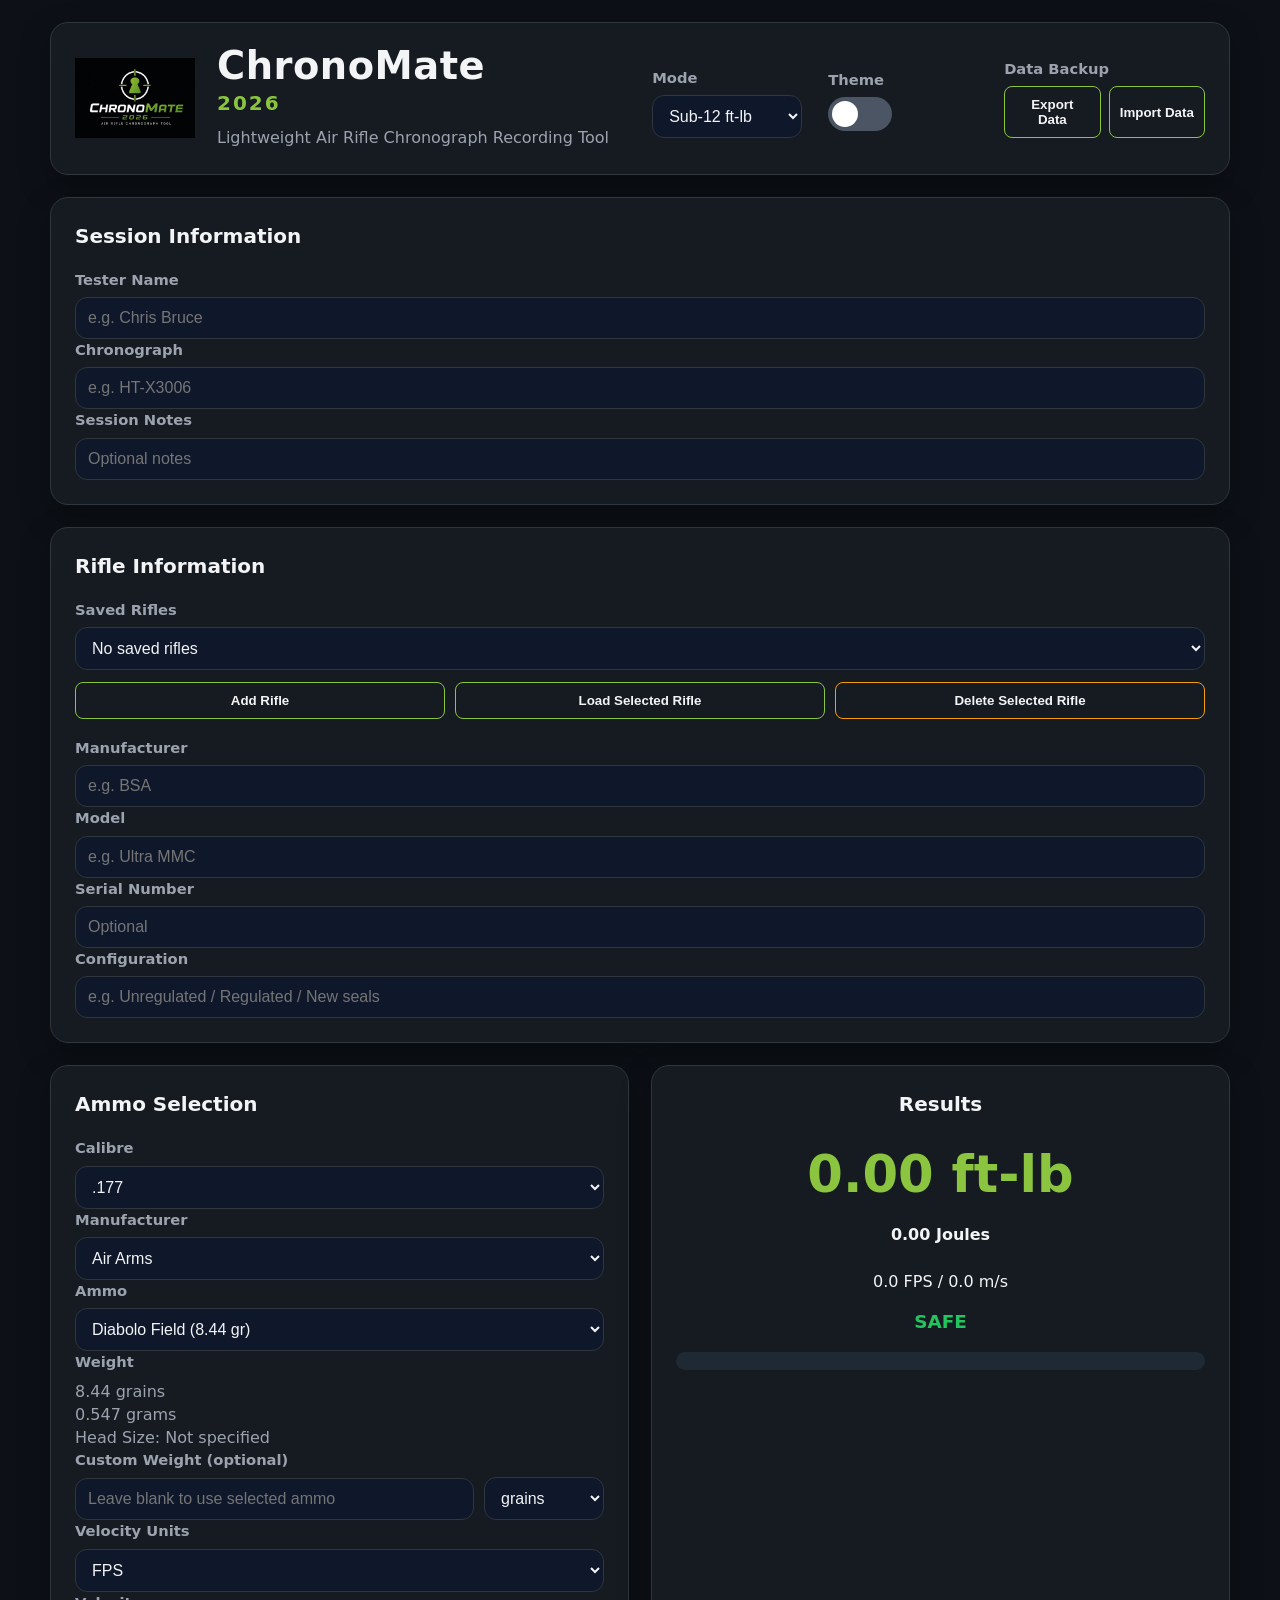
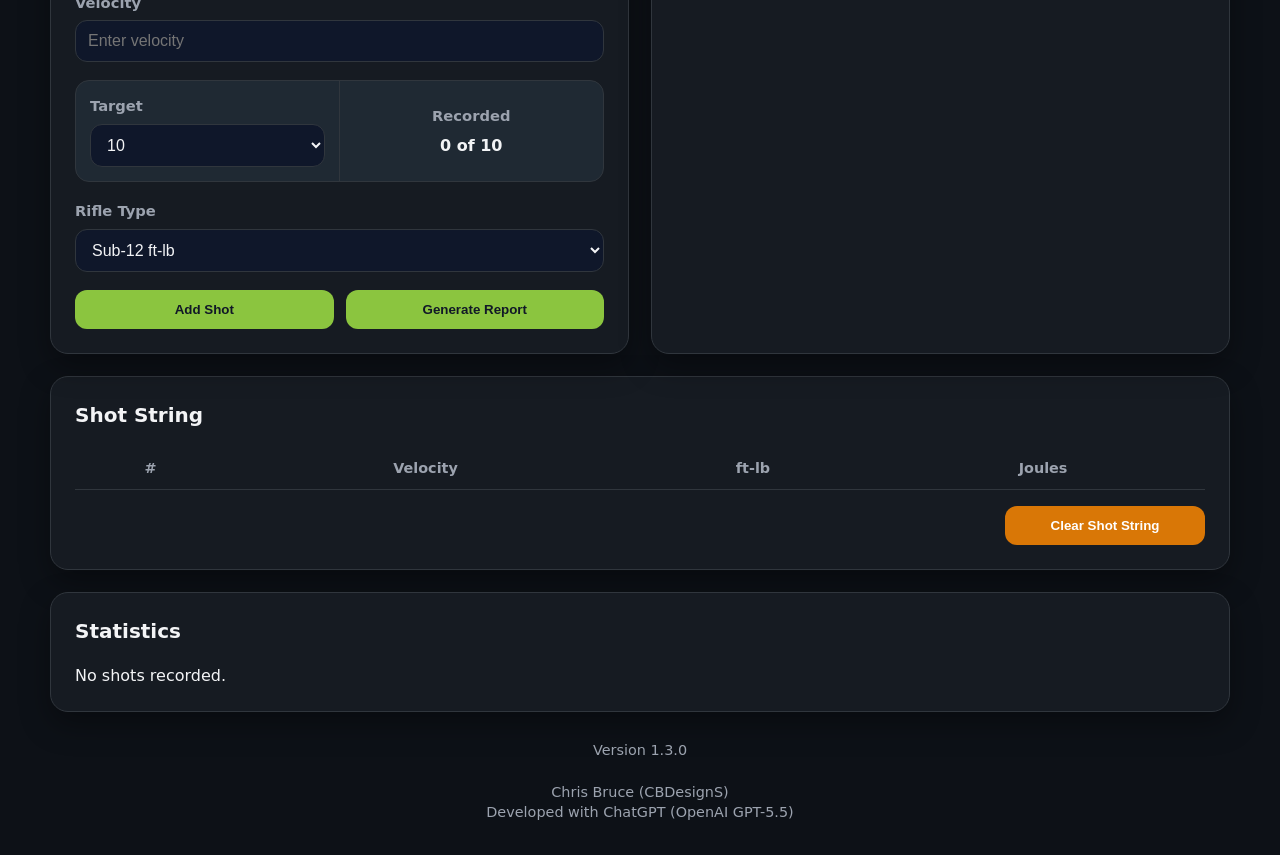
<file: ChronoMate.html>
<!DOCTYPE html>
<html lang="en">

<head>

    <meta charset="UTF-8">
    <meta name="viewport" content="width=device-width, initial-scale=1.0">

    <title>ChronoMate 2026</title>

    <meta name="description" content="Lightweight Air Rifle Chronograph Recording Tool">

    <link rel="stylesheet" href="style.css">

</head>

<body>

<!-- ==========================================================
     Header
=========================================================== -->

<div class="container">

<header class="card header">

    <div class="header-left">

        <img
            src="assets/logo.png"
            alt="ChronoMate Logo"
            class="logo">


        <div class="title">

            <h1>

                ChronoMate

            </h1>

            <div class="version">

                2026

            </div>

            <p>

                Lightweight Air Rifle Chronograph Recording Tool

            </p>

        </div>

    </div>



    <div class="header-right">


        <div class="setting">

            <label for="powerMode">

                Mode

            </label>

            <select id="powerMode">

                <option value="12">

                    Sub-12 ft-lb

                </option>

                <option value="999">

                    FAC

                </option>

            </select>

        </div>



        <div class="setting">

            <label>

                Theme

            </label>

            <label class="switch">

                <input
                    type="checkbox"
                    id="themeToggle">

                <span class="slider"></span>

            </label>

        </div>



        <div class="setting backup-setting">

            <label>

                Data Backup

            </label>

            <div class="backup-buttons">

                <button id="btnExportBackup">

                    Export Data

                </button>

                <button id="btnImportBackup">

                    Import Data

                </button>

            </div>

            <input
                type="file"
                id="backupFileInput"
                accept=".json"
                hidden>

        </div>

    </div>


</header>


<!-- ==========================================================
     Session Information
=========================================================== -->

<section class="card">

    <h2>Session Information</h2>

    <label for="testerName">Tester Name</label>
    <input
        id="testerName"
        type="text"
        placeholder="e.g. Chris Bruce">

    <label for="chronographName">Chronograph</label>
    <input
        id="chronographName"
        type="text"
        placeholder="e.g. HT-X3006">

    <label for="sessionNotes">Session Notes</label>
    <input
        id="sessionNotes"
        type="text"
        placeholder="Optional notes">

</section>


<!-- ==========================================================
     Rifle Information
=========================================================== -->

<section class="card">

    <h2>Rifle Information</h2>

    <label for="savedRifleSelect">Saved Rifles</label>
    <select id="savedRifleSelect">
        <option value="">No saved rifles</option>
    </select>

    <div class="rifle-buttons">

        <button
            id="btnSaveRifle"
            class="utility-button">

            Add Rifle

        </button>

        <button
            id="btnLoadRifle"
            class="utility-button">

            Load Selected Rifle

        </button>

        <button
            id="btnDeleteRifle"
            class="utility-button danger-utility">

            Delete Selected Rifle

        </button>

    </div>

    <label for="rifleManufacturer">Manufacturer</label>
    <input
        id="rifleManufacturer"
        type="text"
        placeholder="e.g. BSA">

    <label for="rifleModel">Model</label>
    <input
        id="rifleModel"
        type="text"
        placeholder="e.g. Ultra MMC">

    <label for="rifleSerial">Serial Number</label>
    <input
        id="rifleSerial"
        type="text"
        placeholder="Optional">

    <label for="rifleConfiguration">Configuration</label>
    <input
        id="rifleConfiguration"
        type="text"
        placeholder="e.g. Unregulated / Regulated / New seals">

</section>


<!-- ==========================================================
     Main Content
=========================================================== -->

<div class="grid">

        <!-- Calculator -->

        <section class="card">

            <h2>Ammo Selection</h2>

            <label for="calibre">
                Calibre
            </label>

            <select id="calibre">

                <option value=".177">.177</option>

                <option value=".22">.22</option>

                <option value=".25">.25</option>

            </select>


            <label for="manufacturer">
                Manufacturer
            </label>

            <select id="manufacturer"></select>


            <label for="ammo">
                Ammo
            </label>

            <select id="ammo"></select>


            <label>
                Weight
            </label>

            <div class="subtext">

                <span id="weightGrains">0.00</span> grains

                <br>

                <span id="weightGrams">0.000</span> grams

                <br>

                Head Size: <span id="headSizeDisplay">Not specified</span>

            </div>


            <label for="customWeight">

                Custom Weight (optional)

            </label>

            <div class="weight-input-row">

                <input
                    id="customWeight"
                    type="number"
                    step="0.01"
                    placeholder="Leave blank to use selected ammo">

                <select
                    id="customWeightUnit"
                    aria-label="Custom weight unit">

                    <option value="grains">grains</option>
                    <option value="grams">grams</option>

                </select>

            </div>


            <div class="user-ammo-panel" id="userAmmoPanel">

                <h3>User Pellet</h3>

                <label for="userAmmoManufacturer">
                    Manufacturer
                </label>

                <input
                    id="userAmmoManufacturer"
                    type="text"
                    placeholder="e.g. JSB">

                <label for="userAmmoName">
                    Pellet Name
                </label>

                <input
                    id="userAmmoName"
                    type="text"
                    placeholder="e.g. Exact Custom Batch">

                <label for="userAmmoWeight">
                    Weight
                </label>

                <div class="weight-input-row">

                    <input
                        id="userAmmoWeight"
                        type="number"
                        step="0.01"
                        placeholder="e.g. 15.89">

                    <select
                        id="userAmmoWeightUnit"
                        aria-label="User pellet weight unit">

                        <option value="grains">grains</option>
                        <option value="grams">grams</option>

                    </select>

                </div>

                <label for="userAmmoHeadSize">
                    Head Size (mm, optional)
                </label>

                <input
                    id="userAmmoHeadSize"
                    type="number"
                    min="0"
                    step="0.01"
                    placeholder="e.g. 5.52">

                <div class="user-ammo-buttons">

                    <button
                        id="btnSaveUserAmmo"
                        class="utility-button">

                        Add User Pellet

                    </button>

                    <button
                        id="btnDeleteUserAmmo"
                        class="utility-button danger-utility">

                        Delete Selected User Pellet

                    </button>

                </div>

            </div>


            <label for="velocityUnits">

                Velocity Units

            </label>

            <select id="velocityUnits">

                <option value="fps">
                    FPS
                </option>

                <option value="mps">
                    m/s
                </option>

            </select>


            <label for="velocity">

                Velocity

            </label>

            <form id="shotEntryForm">

                <input
                    id="velocity"
                    type="number"
                    step="0.1"
                    inputmode="decimal"
                    enterkeyhint="done"
                    placeholder="Enter velocity">

            </form>



            <div class="shot-counter-panel">

                <div class="shot-counter-half">

                    <label for="shotTarget">

                        Target

                    </label>

                    <select id="shotTarget">

                        <option value="5">5</option>
                        <option value="10" selected>10</option>
                        <option value="15">15</option>
                        <option value="20">20</option>
                        <option value="25">25</option>
                        <option value="30">30</option>

                    </select>

                </div>

                <div
                    class="shot-counter-half shot-counter-recorded"
                    id="shotCounterBox">

                    <label>

                        Recorded

                    </label>

                    <div id="shotCounter">

                        0 of 10

                    </div>

                </div>

            </div>


            <label for="powerMode">

                Rifle Type

            </label>

            <select id="powerMode">

                <option value="12">
                    Sub-12 ft-lb
                </option>

                <option value="999">
                    FAC
                </option>

            </select>


            <div class="button-row">
                <button id="btnAddShot">Add Shot</button>
                <button id="btnGenerateReport">Generate Report</button>
            </div>
            
        </section>



        <!-- Results -->

        <section class="card results">

            <h2>Results</h2>

            <div class="energy">

                <span id="energyFTLB">

                    0.00

                </span>

                ft-lb

            </div>


            <div>

                <strong>

                    <span id="energyJoules">

                        0.00

                    </span>

                    Joules

                </strong>

            </div>

            <br>

            <div>

                <span id="velocityFPS">

                    0

                </span>

                FPS

                /

                <span id="velocityMPS">

                    0

                </span>

                m/s

            </div>


            <div
                id="powerStatus"
                class="status safe">

                READY

            </div>


            <div class="progress">

                <div
                    id="powerBar"
                    class="progress-fill">

                </div>

            </div>

        </section>

    </div>



    <!-- ==========================================================
         Shot String
    ========================================================== -->

    <section class="card">

        <h2>Shot String</h2>

        <table>

            <thead>

                <tr>

                    <th>#</th>
                    <th>Velocity</th>
                    <th>ft-lb</th>
                    <th>Joules</th>

                </tr>

            </thead>

            <tbody id="shotTable">

            </tbody>

        </table>

        <div class="shot-actions">

            <button
                id="btnClearShots"
                class="secondary-button">

                Clear Shot String

            </button>

        </div>

    </section>

    <!-- Statistics -->

    <section class="card">

        <h2>Statistics</h2>

        <div id="statistics">

            No shots recorded.

        </div>

    </section>



    <footer>

        Version 1.3.0

        <br><br>

        Chris Bruce (CBDesignS)

        <br>

        Developed with ChatGPT (OpenAI GPT-5.5)

    </footer>

</div>

<script src="data/ammo.js"></script>
<script src="session.js"></script>
<script src="report.js"></script>
<script src="app.js"></script>

</body>

</html>
</file>
<file: style.css>
/*
============================================================
 ChronoMate 2026
 Version : v1.3.0
 Author  : Chris Bruce (CBDesignS)
============================================================
*/

:root{
    --bg:#0d1117;
    --card:#161b22;
    --card-soft:#1f2933;
    --text:#f3f4f6;
    --muted:#9ca3af;
    --accent:#8bc53f;
    --accent-soft:rgba(139,197,63,.18);
    --border:#30363d;
    --input:#0f172a;
    --green:#22c55e;
    --amber:#f59e0b;
    --red:#ef4444;
    --radius:18px;
    --shadow:0 12px 30px rgba(0,0,0,.35);
}

/* Light mode */
body:not(.dark){
    --bg:#eef1f4;
    --card:#ffffff;
    --card-soft:#f3f4f6;
    --text:#111827;
    --muted:#4b5563;
    --border:#d1d5db;
    --input:#ffffff;
    --shadow:0 8px 22px rgba(0,0,0,.12);
}

*{
    box-sizing:border-box;
}

body{
    margin:0;
    padding:22px;
    background:var(--bg);
    color:var(--text);
    font-family:system-ui,"Segoe UI",Arial,sans-serif;
    font-size:16px;
    line-height:1.45;
}

.container{
    max-width:1180px;
    margin:0 auto;
}

.card{
    background:var(--card);
    border:1px solid var(--border);
    border-radius:var(--radius);
    box-shadow:var(--shadow);
    padding:24px;
    margin-bottom:22px;
}

.header{
    display:flex;
    justify-content:space-between;
    align-items:center;
    gap:28px;
}

.header-left{
    display:flex;
    align-items:center;
    gap:22px;
    min-width:0;
}

.logo{
    width:120px;
    max-width:120px;
    height:auto;
    display:block;
    flex-shrink:0;
}

.title h1{
    margin:0;
    font-size:2.4rem;
    line-height:1;
    letter-spacing:.5px;
}

.version{
    margin-top:4px;
    color:var(--accent);
    font-size:1.25rem;
    font-weight:800;
    letter-spacing:2px;
}

.title p{
    margin:8px 0 0;
    color:var(--muted);
}

.header-right{
    display:flex;
    align-items:flex-end;
    gap:26px;
    flex-wrap:wrap;
}

.setting{
    min-width:150px;
}

label{
    display:block;
    margin:0 0 7px;
    color:var(--muted);
    font-size:.92rem;
    font-weight:700;
}

select,
input{
    width:100%;
    padding:11px 12px;
    border-radius:12px;
    border:1px solid var(--border);
    background:var(--input);
    color:var(--text);
    font-size:1rem;
}

select:focus,
input:focus{
    outline:2px solid var(--accent);
    outline-offset:2px;
}

button{
    width:100%;
    padding:12px 14px;
    border:0;
    border-radius:12px;
    background:var(--accent);
    color:#111827;
    font-weight:800;
    cursor:pointer;
}

button:active{
    transform:scale(.98);
}

.grid{
    display:grid;
    grid-template-columns:repeat(auto-fit,minmax(320px,1fr));
    gap:22px;
}

h2{
    margin:0 0 18px;
    font-size:1.25rem;
}

.subtext{
    color:var(--muted);
}

.results{
    text-align:center;
}

.energy{
    margin:12px 0;
    font-size:3.2rem;
    font-weight:900;
    color:var(--accent);
}

.status{
    margin-top:16px;
    font-size:1.15rem;
    font-weight:900;
}

.safe{color:var(--green);}
.warning{color:var(--amber);}
.danger{color:var(--red);}

.progress{
    margin-top:16px;
    width:100%;
    height:18px;
    border-radius:999px;
    background:var(--card-soft);
    overflow:hidden;
}

.progress-fill{
    width:0%;
    height:100%;
    background:var(--green);
    transition:width .18s ease;
}

table{
    width:100%;
    border-collapse:collapse;
    overflow:hidden;
}

th,
td{
    padding:10px;
    text-align:center;
    border-bottom:1px solid var(--border);
}

th{
    color:var(--muted);
    font-size:.9rem;
}

tbody tr:nth-child(even){
    background:rgba(255,255,255,.035);
}

footer{
    text-align:center;
    color:var(--muted);
    font-size:.9rem;
    margin:28px 0 10px;
}

/* Theme switch */

.switch{
    position:relative;
    display:block;
    width:64px;
    height:34px;
}

.switch input{
    display:none;
}

.slider{
    position:absolute;
    inset:0;
    border-radius:999px;
    background:#4b5563;
    cursor:pointer;
}

.slider:before{
    content:"";
    position:absolute;
    width:26px;
    height:26px;
    left:4px;
    top:4px;
    border-radius:50%;
    background:white;
    transition:.2s;
}

.switch input:checked + .slider{
    background:var(--accent);
}

.switch input:checked + .slider:before{
    transform:translateX(30px);
}

/* Wide tablet header
   Newer 10-inch Fire tablets report a wider CSS viewport than older models.
   Stack the header before the desktop layout becomes cramped. */
@media(min-width:761px) and (max-width:1050px){

    .header{
        flex-direction:column;
        align-items:stretch;
        gap:20px;
    }

    .header-left{
        width:100%;
    }

    .header-right{
        width:100%;
        display:grid;
        grid-template-columns:minmax(0,1fr) 92px;
        align-items:end;
        gap:16px;
    }

    .setting{
        min-width:0;
    }

    .backup-setting{
        grid-column:1 / -1;
    }

    .backup-buttons{
        display:grid;
        grid-template-columns:1fr 1fr;
        gap:10px;
    }
}

/* Mobile */

@media(max-width:760px){

    body{
        padding:12px;
    }

    .header{
        flex-direction:column;
        align-items:stretch;
        gap:20px;
    }

    .header-left{
        width:100%;
        display:grid;
        grid-template-columns:110px minmax(0,1fr);
        align-items:center;
        gap:18px;
    }

    .logo{
        width:110px;
        max-width:110px;
    }

    .title h1{
        font-size:1.9rem;
        line-height:1.05;
    }

    .title p{
        font-size:.95rem;
        line-height:1.35;
    }

    .header-right{
        width:100%;
        display:grid;
        grid-template-columns:minmax(0,1fr) 92px;
        align-items:end;
        gap:16px;
    }

    .setting{
        min-width:0;
    }

    .backup-setting{
        grid-column:1 / -1;
    }

    .backup-buttons{
        display:grid;
        grid-template-columns:1fr 1fr;
        gap:10px;
    }

    .energy{
        font-size:2.5rem;
    }
}

@media(max-width:430px){
    .card{
        padding:20px;
    }

    .header-left{
        grid-template-columns:96px minmax(0,1fr);
        gap:14px;
    }

    .logo{
        width:96px;
        max-width:96px;
    }

    .title h1{
        font-size:1.7rem;
    }

    .version{
        font-size:1.05rem;
    }

    .title p{
        margin-top:6px;
        font-size:.86rem;
    }
}
.button-row{
    display:grid;
    grid-template-columns:1fr 1fr;
    gap:12px;
    margin-top:18px;
}

.button-row button{
    margin-top:0;
}

@media(max-width:600px){
    .button-row{
        grid-template-columns:1fr;
    }
}
.shot-actions{

    display:flex;

    justify-content:flex-end;

    margin-top:16px;

}

.secondary-button{

    width:auto;

    min-width:200px;

    background:#d97706;

    color:#fff;

}

.secondary-button:hover{

    background:#b45309;

}
/* ==========================================================
   Backup Buttons
========================================================== */

.backup-buttons {
    display: flex;
    gap: 8px;
    width: 100%;
}

.backup-buttons button {

    flex: 1;

    background: transparent;

    color: inherit;

    border: 1px solid #8bc53f;

    border-radius: 8px;

    padding: 10px;

    cursor: pointer;

    transition: 0.2s;

}

.backup-buttons button:hover {

    background: rgba(139,197,63,0.15);

}


/* ==========================================================
   User Ammo Panel
========================================================== */

.user-ammo-panel {
    margin: 18px 0;
    padding: 16px;
    border: 1px solid var(--border);
    border-radius: 14px;
    background: var(--card-soft);
}

.user-ammo-panel h3 {
    margin: 0 0 14px;
    font-size: 1rem;
    color: var(--accent);
}

.utility-button {
    margin-top: 10px;
    background: transparent;
    color: inherit;
    border: 1px solid var(--accent);
    border-radius: 8px;
    padding: 10px;
    cursor: pointer;
    transition: 0.2s;
}

.utility-button:hover {
    background: var(--accent-soft);
}


/* ==========================================================
   Saved Rifle Controls
========================================================== */

.rifle-buttons {
    display: grid;
    grid-template-columns: repeat(3, 1fr);
    gap: 10px;
    margin: 12px 0 18px;
}

.rifle-buttons .utility-button {
    width: 100%;
    margin-top: 0;
}

.danger-utility {
    border-color: var(--amber);
}

.danger-utility:hover {
    background: rgba(245,158,11,0.15);
}

@media(max-width:760px){
    .rifle-buttons{
        grid-template-columns:1fr;
    }
}


/* ==========================================================
   Shot Counter Panel
========================================================== */

.shot-counter-panel {
    display: grid;
    grid-template-columns: 1fr 1fr;
    gap: 0;
    margin: 18px 0;
    border: 1px solid var(--border);
    border-radius: 14px;
    overflow: hidden;
    background: var(--card-soft);
}

.shot-counter-half {
    padding: 14px;
}

.shot-counter-half:first-child {
    border-right: 1px solid var(--border);
}

.shot-counter-half label {
    margin-bottom: 8px;
}

.shot-counter-recorded {
    display: flex;
    flex-direction: column;
    justify-content: center;
    text-align: center;
    font-weight: 900;
}

.shot-counter-recorded.complete {
    background: rgba(34,197,94,0.20);
    color: var(--green);
}

.shot-counter-recorded.complete label {
    color: var(--green);
}



/* ==========================================================
   Weight Unit Selectors
========================================================== */

.weight-input-row {
    display: grid;
    grid-template-columns: minmax(0, 1fr) 120px;
    gap: 10px;
    align-items: center;
}

.weight-input-row select {
    width: 100%;
}

@media(max-width:480px){
    .weight-input-row {
        grid-template-columns: 1fr;
    }
}

/* ==========================================================
   User Ammo Buttons
========================================================== */

.user-ammo-buttons {
    display: grid;
    grid-template-columns: 1fr 1fr;
    gap: 10px;
    margin-top: 10px;
}

.user-ammo-buttons .utility-button {
    width: 100%;
    margin-top: 0;
}

@media(max-width:600px){
    .user-ammo-buttons {
        grid-template-columns: 1fr;
    }
}



/* ==========================================================
   Optional User Pellet Head Size
========================================================== */

#userAmmoHeadSize {
    margin-bottom: 10px;
}


/* Android/mobile shot-entry form wrapper */
#shotEntryForm
{
    margin: 0;
}
</file>
